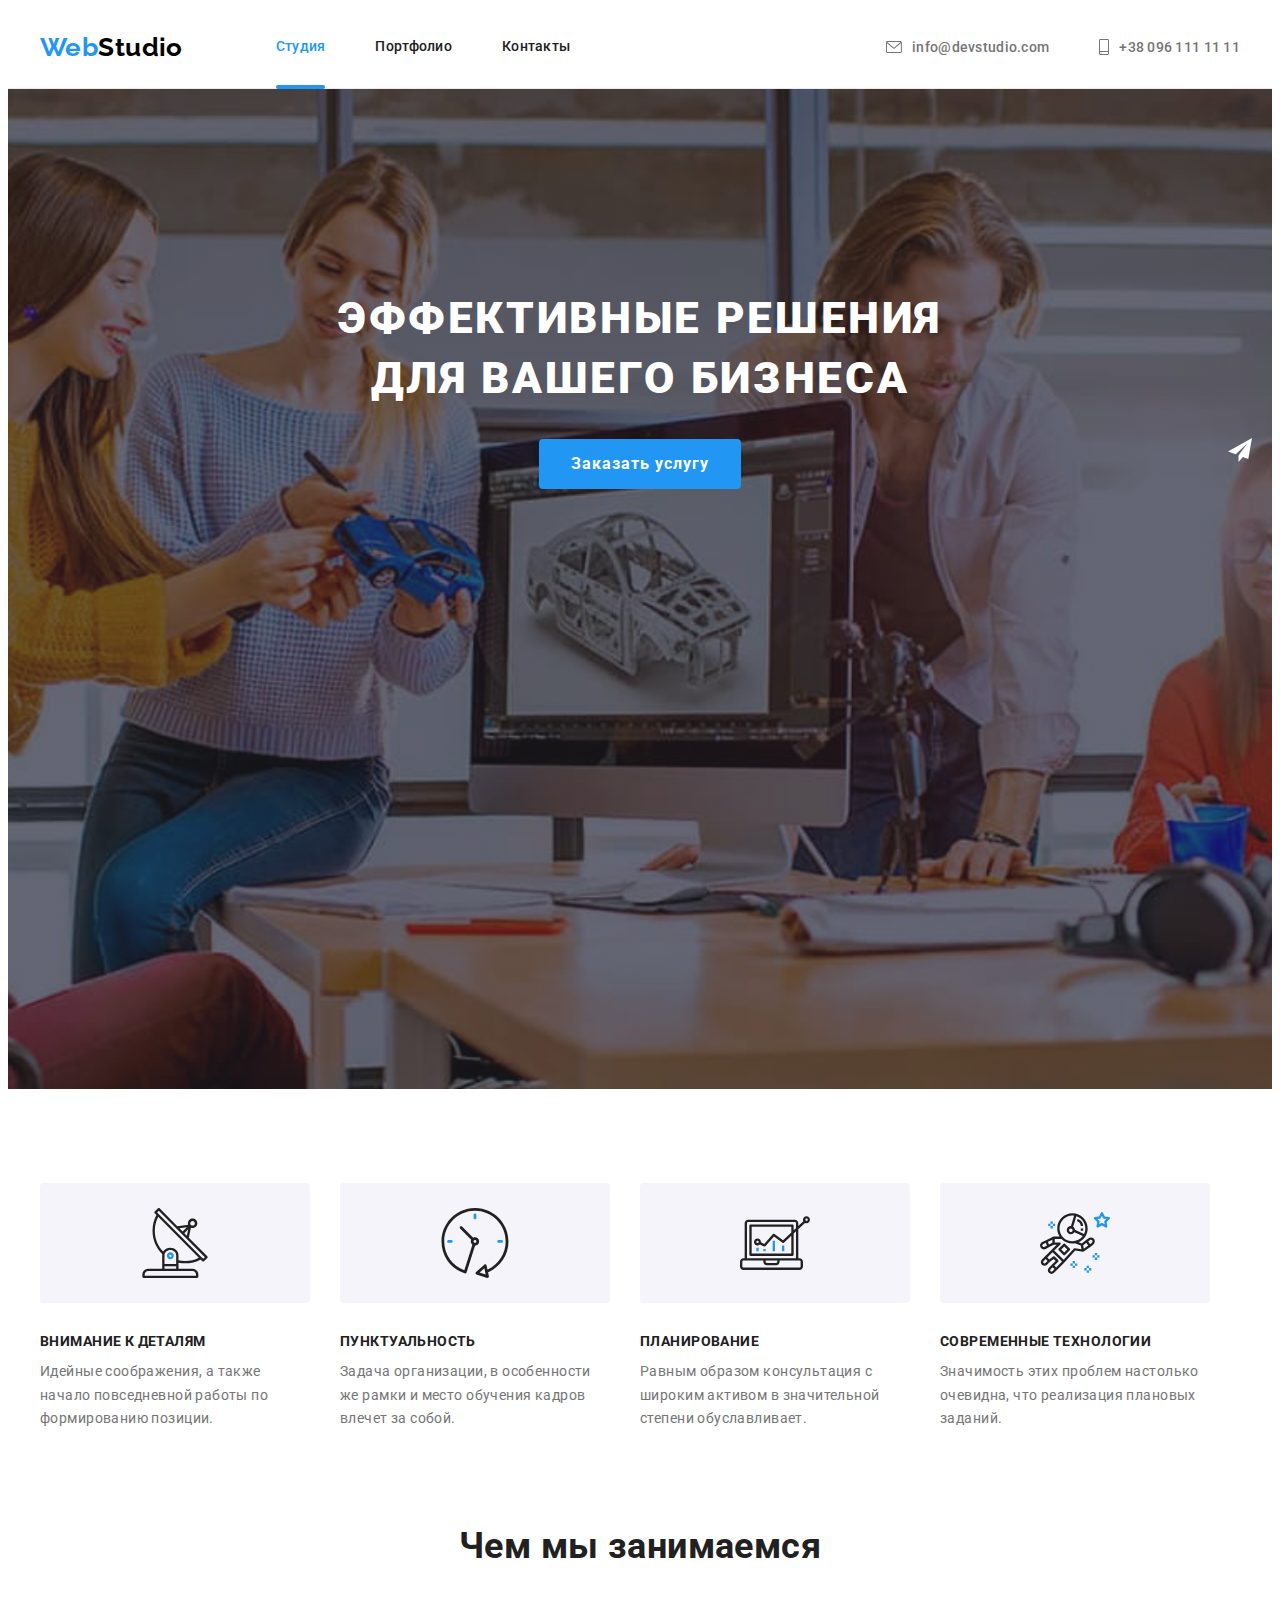
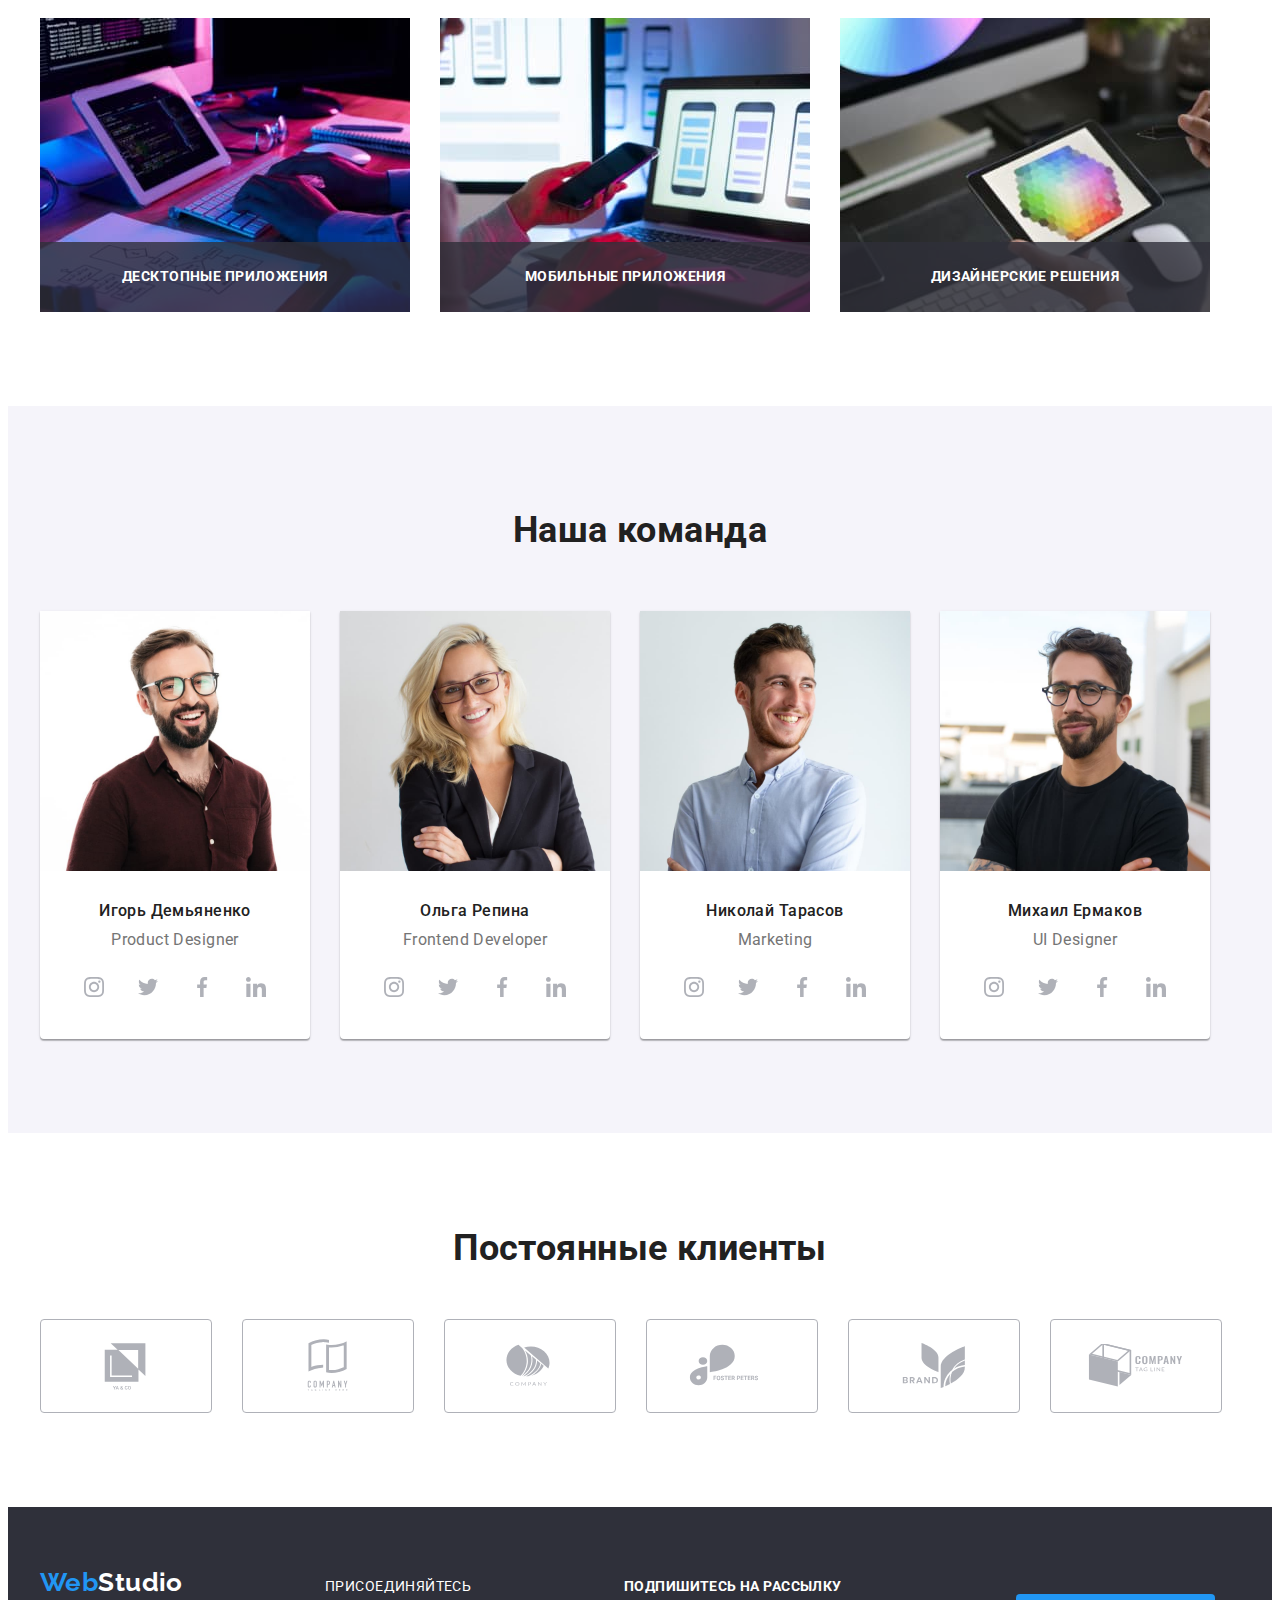
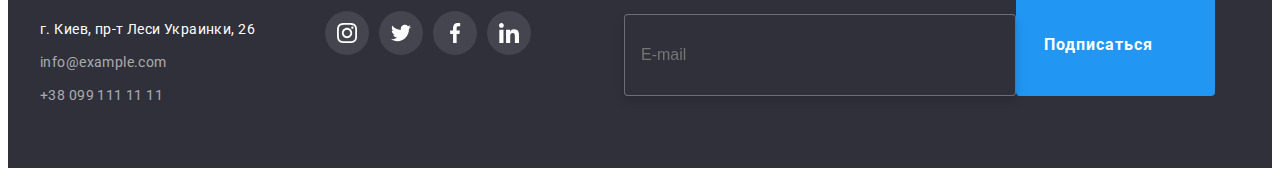
<file: index.html>
<!DOCTYPE html>
<html lang="ru">
  <head>
    <meta charset="UTF-8" />
    <meta http-equiv="X-UA-Compatible" content="IE=edge" />
    <meta name="viewport" content="width=device-width, initial-scale=1.0" />
    <link rel="preconnect" href="https://fonts.googleapis.com" />
    <link rel="preconnect" href="https://fonts.gstatic.com" crossorigin />
    <link
      href="https://fonts.googleapis.com/css2?family=Raleway:wght@700&family=Roboto:wght@400;500;700;900&display=swap"
      rel="stylesheet"
    />
    <title lang="en">Web Studio</title>
    <link
      rel="stylesheet"
      href="https://cdnjs.cloudflare.com/ajax/libs/modern-normalize/1.1.0/modern-normalize.min.css"
      integrity="sha512-wpPYUAdjBVSE4KJnH1VR1HeZfpl1ub8YT/NKx4PuQ5NmX2tKuGu6U/JRp5y+Y8XG2tV+wKQpNHVUX03MfMFn9Q=="
      crossorigin="anonymous"
      referrerpolicy="no-referrer"
    />
    <link rel="stylesheet" href="./css/styles.css" />
  </head>
  <body>
    <header class="header">
      <div class="container main-header">
        <!--.......................................ЛОГОТИП............................................................ -->
        <a lang="en" href="" class="header-logo logo link"><span class="span">Web</span>Studio</a>
        <!-- ..................................НАВІГАЦІЯ..........................................................  -->
        <nav class="header-nav">
          <ul class="header-list list">
            <li class="header-item">
              <a href="./index.html" class="header-link curent link">Студия</a>
            </li>
            <li class="header-item">
              <a href="./portfolio.html" class="header-link link">Портфолио</a>
            </li>
            <li class="header-item"><a href="" class="header-link link">Контакты</a></li>
          </ul>
        </nav>
        <!-- .............................................ПОШТА Та ТЕЛЕФОН............................................ -->
        <ul class="header-contact-list list">
          <li class="header-contact">
            <a href="mailto:info@devstudio.com" class="header-address link"
              ><svg class="header-contact-icon" width="16" height="12">
                <use href="./images/symbol-defs.svg#icon-envelope"></use></svg
              >info@devstudio.com</a
            >
          </li>
          <li class="header-contact">
            <a href="tel:+380961111111" class="header-address link"
              ><svg class="header-contact-icon" width="10" height="16">
                <use href="./images/symbol-defs.svg#icon-smartphone"></use></svg
              >+38 096 111 11 11</a
            >
          </li>
        </ul>
      </div>
    </header>
    <main class="main">
      <!--........................................HERO......................................................-->
      <section class="hero">
        <div class="container">
          <h1 class="main-hero">Эффективные решения для вашего бизнеса</h1>
          <button type="button" class="main-button" data-modal-open>Заказать услугу</button>
        </div>
        <div class="backdrop is-hidden" data-modal>
          <div class="modal">
            <button type="button" class="hero-close-button" data-modal-close>
              <svg
                width="30"
                height="30"
                viewBox="0 0 30 30"
                fill="none"
                xmlns="http://www.w3.org/2000/svg"
              >
                <circle cx="15" cy="15" r="15" fill="white" />
                <circle cx="15" cy="15" r="14.5" stroke="black" stroke-opacity="0.1" />
                <path
                  d="M21 10.1079L19.8921 9L15.5 13.3921L11.1079 9L10 10.1079L14.3921 14.5L10 18.8921L11.1079 20L15.5 15.6079L19.8921 20L21 18.8921L16.6079 14.5L21 10.1079Z"
                  fill="black"
                />
              </svg>
            </button>
            <p class="modal-title">Оставьте свои данные, мы вам перезвоним</p>
            <form class="hero-form">
              <div class="modal-field">
                <label class="modal-label">
                  Имя
                  <span class="input-wrap">
                    <input type="text" name="user-name " class="modal-input" placeholder=" " />
                    <svg class="modal-icon" width="18" height="18">
                      <use href="./images/symbol-defs.svg#icon-person"></use>
                    </svg>
                  </span>
                </label>
              </div>
              <div class="modal-field">
                <label class="modal-label">
                  Телефон
                  <span class="input-wrap">
                    <input type="tel" name="user-tel" class="modal-input" placeholder=" " />
                    <svg class="modal-icon" width="18" height="18">
                      <use href="./images/symbol-defs.svg#icon-phone"></use>
                    </svg>
                  </span>
                </label>
              </div>
              <div class="modal-field">
                <label class="modal-label">
                  Почта
                  <span class="input-wrap">
                    <input type="email" name="user-email" class="modal-input" placeholder=" " />
                    <svg class="modal-icon" width="18" height="18">
                      <use href="./images/symbol-defs.svg#icon-email"></use>
                    </svg>
                  </span>
                </label>
              </div>
              <div class="modal-field">
                <label class="modal-label">
                  Коментарии
                  <textarea
                    name="modal-text"
                    class="modal-text"
                    placeholder="Введите текст"
                  ></textarea>
                </label>
              </div>
              <div class="modal-checkbox">
                <input
                  type="checkbox"
                  name="privacy"
                  value="true"
                  class="modal-check visually-hidden"
                  id="privacy"
                />
                <div class="check-text">
                  <label for="privacy" class="check-text">
                    <span>
                      <svg class="check-icon" width="16" height="15">
                        <use href="./images/symbol-defs.svg#icon-check"></use></svg
                    ></span>
                    Соглашаюсь с рассылко й и принимаю
                    <a href="" class="privacy-treaty">Условия договора</a></label
                  >
                </div>
              </div>
              <button class="hero-send" type="submit">Отправить</button>
            </form>
          </div>
        </div>
      </section>
      <!-- ........................................ЯКОСТІ................................................ -->
      <section class="quality">
        <div class="container">
          <h2 class="visually-hidden">Качества компании</h2>
          <ul class="quality-list list">
            <li class="quality-item">
              <div class="quality-icon">
                <svg class="quality-contact-icon" width="70" height="70">
                  <use href="./images/symbol-defs.svg#icon-antenna"></use>
                </svg>
              </div>
              <h3 class="quality-title">Внимание к деталям</h3>
              <p class="quality-subtitle">
                Идейные соображения, а также начало повседневной работы по формированию позиции.
              </p>
            </li>
            <li class="quality-item">
              <div class="quality-icon">
                <svg class="quality-contact-icon" width="70" height="70">
                  <use href="./images/symbol-defs.svg#icon-clock"></use>
                </svg>
              </div>
              <h3 class="quality-title">Пунктуальность</h3>
              <p class="quality-subtitle">
                Задача организации, в особенности же рамки и место обучения кадров влечет за собой.
              </p>
            </li>
            <li class="quality-item">
              <div class="quality-icon">
                <svg class="quality-contact-icon" width="70" height="70">
                  <use href="./images/symbol-defs.svg#icon-diagram"></use>
                </svg>
              </div>
              <h3 class="quality-title">Планирование</h3>
              <p class="quality-subtitle">
                Равным образом консультация с широким активом в значительной степени обуславливает.
              </p>
            </li>
            <li class="quality-item">
              <div class="quality-icon">
                <svg class="quality-contact-icon" width="70" height="70">
                  <use href="./images/symbol-defs.svg#icon-astronaut"></use>
                </svg>
              </div>
              <h3 class="quality-title">Современные технологии</h3>
              <p class="quality-subtitle">
                Значимость этих проблем настолько очевидна, что реализация плановых заданий.
              </p>
            </li>
          </ul>
        </div>
      </section>
      <!-- .............................КАРТИНКИ РОБОТИ............................................ -->
      <section class="job">
        <div class="container">
          <h2 class="job-title">Чем мы занимаемся</h2>
          <ul class="job-list list">
            <li class="job-item">
              <img src="./images/img-1.jpg" alt="програмист пишет код на ноутбуке" width="370" />
              <p class="job-text">Десктопные приложения</p>
            </li>
            <li class="job-item">
              <img
                src="./images/img-2.jpg"
                alt="дизайнер подбирает стиль програмы для телефона на ноутбуке"
                width="370"
              />
              <p class="job-text">Мобильные приложения</p>
            </li>
            <li class="job-item">
              <img
                src="./images/img-3.jpg"
                alt="дизайнер ищет нужный цвет на планшете"
                width="370"
              />
              <p class="job-text">Дизайнерские решения</p>
            </li>
          </ul>
        </div>
      </section>
      <!--.....................................КОМАНДА.............................................-->
      <section class="team">
        <div class="container">
          <h2 class="team-title">Наша команда</h2>
          <ul class="team-list list">
            <li class="team-item">
              <img src="./images/photo-1.jpg" alt="Игорь Демьяненко" width="270" />
              <div class="container-team">
                <h3 class="team-heading">Игорь Демьяненко</h3>
                <p lang="en" class="team-subtitle">Product Designer</p>
                <ul class="team-soc-list list">
                  <li class="team-soc-item">
                    <a href="" class="team-soc-linc link"
                      ><svg class="team-soc-icon" width="20" height="20">
                        <use href="./images/symbol-defs.svg#icon-instagram"></use></svg
                    ></a>
                  </li>
                  <li class="team-soc-item">
                    <a href="" class="team-soc-linc link"
                      ><svg class="team-soc-icon" width="20" height="20">
                        <use href="./images/symbol-defs.svg#icon-twitter"></use></svg
                    ></a>
                  </li>
                  <li class="team-soc-item">
                    <a href="" class="team-soc-linc link"
                      ><svg class="team-soc-icon" width="20" height="20">
                        <use href="./images/symbol-defs.svg#icon-facebook"></use></svg
                    ></a>
                  </li>
                  <li class="team-soc-item">
                    <a href="" class="team-soc-linc link"
                      ><svg class="team-soc-icon" width="20" height="20">
                        <use href="./images/symbol-defs.svg#icon-linkedin"></use></svg
                    ></a>
                  </li>
                </ul>
              </div>
            </li>
            <li class="team-item">
              <img src="./images/photo-2.jpg" alt="Ольга Репина" width="270" />
              <div class="container-team">
                <h3 class="team-heading">Ольга Репина</h3>
                <p lang="en" class="team-subtitle">Frontend Developer</p>
                <ul class="team-soc-list list">
                  <li class="team-soc-item">
                    <a href="" class="team-soc-linc link"
                      ><svg class="team-soc-icon" width="20" height="20">
                        <use href="./images/symbol-defs.svg#icon-instagram"></use></svg
                    ></a>
                  </li>
                  <li class="team-soc-item">
                    <a href="" class="team-soc-linc link"
                      ><svg class="team-soc-icon" width="20" height="20">
                        <use href="./images/symbol-defs.svg#icon-twitter"></use></svg
                    ></a>
                  </li>
                  <li class="team-soc-item">
                    <a href="" class="team-soc-linc link"
                      ><svg class="team-soc-icon" width="20" height="20">
                        <use href="./images/symbol-defs.svg#icon-facebook"></use></svg
                    ></a>
                  </li>
                  <li class="team-soc-item">
                    <a href="" class="team-soc-linc link"
                      ><svg class="team-soc-icon" width="20" height="20">
                        <use href="./images/symbol-defs.svg#icon-linkedin"></use></svg
                    ></a>
                  </li>
                </ul>
              </div>
            </li>
            <li class="team-item">
              <img src="./images/photo-3.jpg" alt="Николай Тарасов" width="270" />
              <div class="container-team">
                <h3 class="team-heading">Николай Тарасов</h3>
                <p lang="en" class="team-subtitle">Marketing</p>
                <ul class="team-soc-list list">
                  <li class="team-soc-item">
                    <a href="" class="team-soc-linc link"
                      ><svg class="team-soc-icon" width="20" height="20">
                        <use href="./images/symbol-defs.svg#icon-instagram"></use></svg
                    ></a>
                  </li>
                  <li class="team-soc-item">
                    <a href="" class="team-soc-linc link"
                      ><svg class="team-soc-icon" width="20" height="20">
                        <use href="./images/symbol-defs.svg#icon-twitter"></use></svg
                    ></a>
                  </li>
                  <li class="team-soc-item">
                    <a href="" class="team-soc-linc link"
                      ><svg class="team-soc-icon" width="20" height="20">
                        <use href="./images/symbol-defs.svg#icon-facebook"></use></svg
                    ></a>
                  </li>
                  <li class="team-soc-item">
                    <a href="" class="team-soc-linc link"
                      ><svg class="team-soc-icon" width="20" height="20">
                        <use href="./images/symbol-defs.svg#icon-linkedin"></use></svg
                    ></a>
                  </li>
                </ul>
              </div>
            </li>
            <li class="team-item">
              <img src="./images/photo-4.jpg" alt="Михаил Ермаков" width="270" />
              <div class="container-team">
                <h3 class="team-heading">Михаил Ермаков</h3>
                <p lang="en" class="team-subtitle">UI Designer</p>
                <ul class="team-soc-list list">
                  <li class="team-soc-item">
                    <a href="" class="team-soc-linc link"
                      ><svg class="team-soc-icon" width="20" height="20">
                        <use href="./images/symbol-defs.svg#icon-instagram"></use></svg
                    ></a>
                  </li>
                  <li class="team-soc-item">
                    <a href="" class="team-soc-linc link"
                      ><svg class="team-soc-icon" width="20" height="20">
                        <use href="./images/symbol-defs.svg#icon-twitter"></use></svg
                    ></a>
                  </li>
                  <li class="team-soc-item">
                    <a href="" class="team-soc-linc link"
                      ><svg class="team-soc-icon" width="20" height="20">
                        <use href="./images/symbol-defs.svg#icon-facebook"></use></svg
                    ></a>
                  </li>
                  <li class="team-soc-item">
                    <a href="" class="team-soc-linc link"
                      ><svg class="team-soc-icon" width="20" height="20">
                        <use href="./images/symbol-defs.svg#icon-linkedin"></use></svg
                    ></a>
                  </li>
                </ul>
              </div>
            </li>
          </ul>
        </div>
      </section>
      <!-- .........................REGULAR CUSTOMERS................................ -->
      <section class="customers">
        <div class="container">
          <!-- <div class="client"> -->
          <h2 class="client-title">Постоянные клиенты</h2>
          <ul class="client-list list">
            <li class="client-item">
              <a href="" class="client-link link"
                ><svg class="client-icon" width="106" height="60">
                  <use href="./images/symbol-defs.svg#icon-yaco"></use></svg
              ></a>
            </li>
            <li class="client-item">
              <a href="" class="client-link link"
                ><svg class="client-icon" width="106" height="60">
                  <use href="./images/symbol-defs.svg#icon-company_th"></use></svg
              ></a>
            </li>
            <li class="client-item">
              <a href="" class="client-link link"
                ><svg class="client-icon" width="106" height="60">
                  <use href="./images/symbol-defs.svg#icon-company"></use></svg
              ></a>
            </li>
            <li class="client-item">
              <a href="" class="client-link link"
                ><svg class="client-icon" width="106" height="60">
                  <use href="./images/symbol-defs.svg#icon-foster_peters"></use></svg
              ></a>
            </li>
            <li class="client-item">
              <a href="" class="client-link link"
                ><svg class="client-icon" width="106" height="60">
                  <use href="./images/symbol-defs.svg#icon-brand"></use></svg
              ></a>
            </li>
            <li class="client-item">
              <a href="" class="client-link link"
                ><svg class="client-icon" width="106" height="60">
                  <use href="./images/symbol-defs.svg#icon-company_tl"></use></svg
              ></a>
            </li>
          </ul>
          <!-- </div> -->
        </div>
      </section>
    </main>
    <footer class="footer">
      <div class="container">
        <div class="footer-contact">
          <!--....................................ЛОГОТИП ФУТЕРА............................................-->
          <a lang="en" href="" class="footer-logo logo link"><span class="span">Web</span>Studio</a>
          <!-- .............................................КОНТАКТИ.......................................  -->
          <address class="footer-address">
            <ul class="footer-list list">
              <li class="footer-item">
                <a
                  href="https://goo.gl/maps/SqQWR5TgpohsML3E9"
                  target="_blank"
                  rel="noopener nofollow noreferrer"
                  class="footer-gps link hover"
                  >г. Киев, пр-т Леси Украинки, 26</a
                >
              </li>
              <!-- ...............................................ТЕЛЕФОН ТА ПОШТА........................................................... -->
              <li class="footer-item">
                <a href="mailto:info@example.com" class="footer-tel link hover">info@example.com</a>
              </li>
              <li class="footer-item">
                <a href="tel:+380991111111" class="footer-tel link hover">+38 099 111 11 11</a>
              </li>
            </ul>
          </address>
        </div>
        <!-- ......................SOCIAL NETWORK............................... -->
        <div class="footer-soc">
          <p class="footer-title">присоединяйтесь</p>
          <ul class="footer-soc-list list">
            <li class="footer-soc-item">
              <a href="" class="footer-soc-linc link"
                ><svg class="footer-soc-icon" width="20" height="20">
                  <use href="./images/symbol-defs.svg#icon-instagram"></use></svg
              ></a>
            </li>
            <li class="footer-soc-item">
              <a href="" class="footer-soc-linc link"
                ><svg class="footer-soc-icon" width="20" height="20">
                  <use href="./images/symbol-defs.svg#icon-twitter"></use></svg
              ></a>
            </li>
            <li class="footer-soc-item">
              <a href="" class="footer-soc-linc link"
                ><svg class="footer-soc-icon" width="20" height="20">
                  <use href="./images/symbol-defs.svg#icon-facebook"></use></svg
              ></a>
            </li>
            <li class="footer-soc-item">
              <a href="" class="footer-soc-linc link"
                ><svg class="footer-soc-icon" width="20" height="20">
                  <use href="./images/symbol-defs.svg#icon-linkedin"></use></svg
              ></a>
            </li>
          </ul>
        </div>
        <div class="subscribe">
          <p class="subscribe-text">Подпишитесь на рассылку</p>
          <form class="form-subscribe">
            <input
              type="email"
              name="subscribe-email"
              class="subscribe-input"
              placeholder="E-mail"
            />
            <button class="subscribe-button" type="submit">Подписаться</button>
            <svg class="subscribe-icon" width="24" height="24">
              <use href="./images/symbol-defs.svg#icon-send"></use>
            </svg>
          </form>
        </div>
      </div>
    </footer>
    <script src="./js/modal.js"></script>
  </body>
</html>
</file>
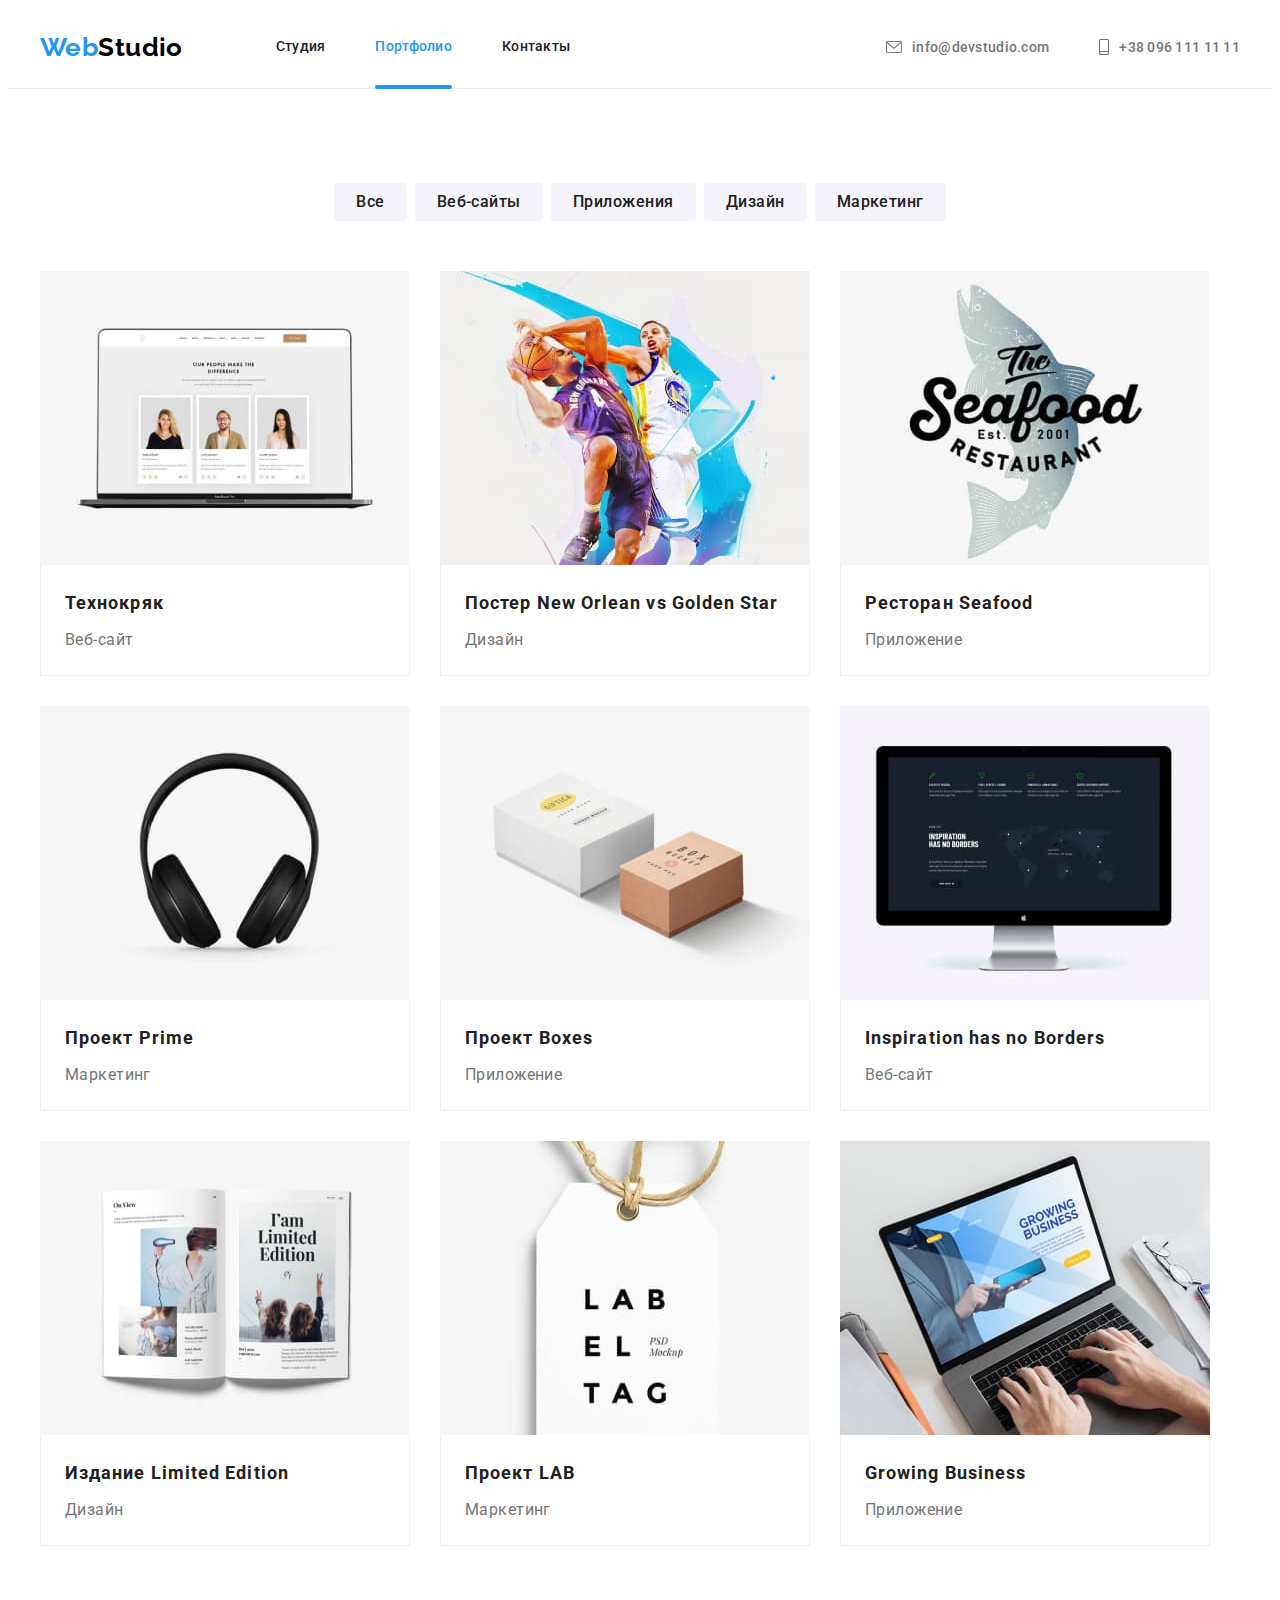
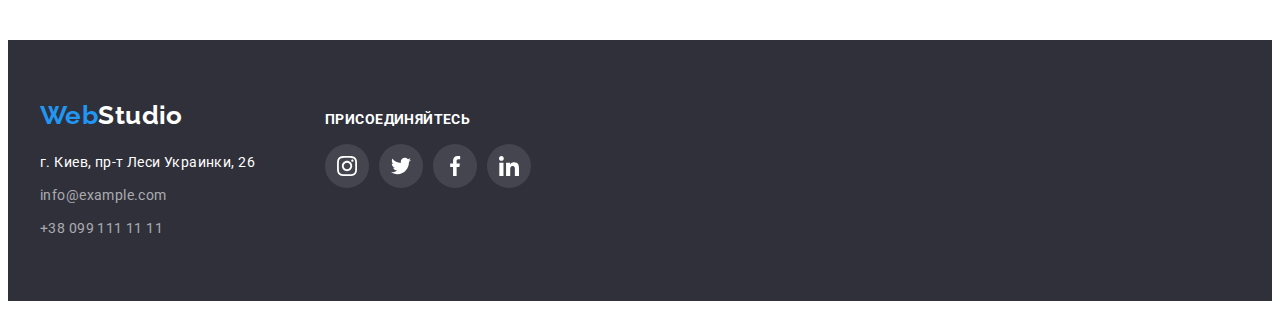
<file: portfolio.html>
<!DOCTYPE html>
<html lang="ru">
  <head>
    <meta charset="UTF-8" />
    <meta http-equiv="X-UA-Compatible" content="IE=edge" />
    <meta name="viewport" content="width=device-width, initial-scale=1.0" />
    <link rel="preconnect" href="https://fonts.googleapis.com" />
    <link rel="preconnect" href="https://fonts.gstatic.com" crossorigin />
    <link
      href="https://fonts.googleapis.com/css2?family=Raleway:wght@700&family=Roboto:wght@400;500;700;900&display=swap"
      rel="stylesheet"
    />
    <title lang="en">Web Studio</title>
    <link
      rel="stylesheet"
      href="https://cdnjs.cloudflare.com/ajax/libs/modern-normalize/1.1.0/modern-normalize.min.css"
      integrity="sha512-wpPYUAdjBVSE4KJnH1VR1HeZfpl1ub8YT/NKx4PuQ5NmX2tKuGu6U/JRp5y+Y8XG2tV+wKQpNHVUX03MfMFn9Q=="
      crossorigin="anonymous"
      referrerpolicy="no-referrer"
    />
    <link rel="stylesheet" href="./css/styles.css" />
  </head>
  <body>
    <header class="header">
      <div class="container main-header">
        <!--.......................................ЛОГОТИП............................................................ -->
        <a lang="en" href="" class="header-logo logo link"><span class="span">Web</span>Studio</a>
        <!-- ..................................НАВІГАЦІЯ..........................................................  -->
        <nav class="header-nav">
          <ul class="header-list list">
            <li class="header-item">
              <a href="./index.html" class="header-link link">Студия</a>
            </li>
            <li class="header-item">
              <a href="./portfolio.html" class="header-link curent link">Портфолио</a>
            </li>
            <li class="header-item"><a href="" class="header-link link">Контакты</a></li>
          </ul>
        </nav>
        <!-- .............................................ПОШТА Та ТЕЛЕФОН............................................ -->
        <ul class="header-contact-list list">
          <li class="header-contact">
            <a href="mailto:info@devstudio.com" class="header-address link"
              ><svg class="header-contact-icon" width="16" height="12">
                <use href="./images/symbol-defs.svg#icon-envelope"></use></svg
              >info@devstudio.com</a
            >
          </li>
          <li class="header-contact">
            <a href="tel:+380961111111" class="header-address link"
              ><svg class="header-contact-icon" width="10" height="16">
                <use href="./images/symbol-defs.svg#icon-smartphone"></use></svg
              >+38 096 111 11 11</a
            >
          </li>
        </ul>
      </div>
    </header>
    <main class="portfolio">
      <section class="portfolio-section">
        <div class="container">
          <h1 class="visually-hidden">Портфолио</h1>
          <ul class="portfolio-list list">
            <!-- ............................................ФІЛЬТР................................................ -->
            <li class="portfolio-filter">
              <button type="button" class="portfolio-btn">Все</button>
            </li>
            <li class="portfolio-filter">
              <button type="button" class="portfolio-btn">Веб-сайты</button>
            </li>
            <li class="portfolio-filter">
              <button type="button" class="portfolio-btn">Приложения</button>
            </li>
            <li class="portfolio-filter">
              <button type="button" class="portfolio-btn">Дизайн</button>
            </li>
            <li class="portfolio-filter">
              <button type="button" class="portfolio-btn">Маркетинг</button>
            </li>
          </ul>
          <ul class="portfolio-items list">
            <li class="portfolio-item">
              <a href="" class="portfolio-link link">
                <div class="portfolio-wrap">
                  <img
                    src="./images/portfolio(1).jpg"
                    alt="макбук с картинками портфолио"
                    width="370"
                    class="portfolio-picture"
                  />
                  <p class="portfolio-text">
                    Ресурс предлагает комплексные предложения с разным уровнем функционала и
                    сервисов. Все это позволит посетителю получить исчерпывающие сведения о компании
                    или частном лице.
                  </p>
                </div>
                <div class="container-portfolio">
                  <h2 class="portfolio-title">Технокряк</h2>
                  <p class="portfolio-subtitle">Веб-сайт</p>
                </div></a
              >
            </li>
            <li class="portfolio-item">
              <a href="" class="portfolio-link link">
                <div class="portfolio-wrap">
                  <img
                    src="./images/portfolio(2).jpg"
                    alt="два баскетболиста играют баскетбол"
                    width="370"
                    class="portfolio-picture"
                  />
                  <p class="portfolio-text">
                    Ресурс предлагает комплексные предложения с разным уровнем функционала и
                    сервисов. Все это позволит посетителю получить исчерпывающие сведения о компании
                    или частном лице.
                  </p>
                </div>
                <div class="container-portfolio">
                  <h2 class="portfolio-title">Постер New Orlean vs Golden Star</h2>
                  <p class="portfolio-subtitle">Дизайн</p>
                </div></a
              >
            </li>
            <li class="portfolio-item">
              <a href="" class="portfolio-link link">
                <div class="portfolio-wrap">
                  <img
                    src="./images/portfolio(3).jpg"
                    alt="емблема ресторана"
                    width="370"
                    class="portfolio-picture"
                  />
                  <p class="portfolio-text">
                    Ресурс предлагает комплексные предложения с разным уровнем функционала и
                    сервисов. Все это позволит посетителю получить исчерпывающие сведения о компании
                    или частном лице.
                  </p>
                </div>
                <div class="container-portfolio">
                  <h2 class="portfolio-title">Ресторан Seafood</h2>
                  <p class="portfolio-subtitle">Приложение</p>
                </div></a
              >
            </li>
            <li class="portfolio-item">
              <a href="" class="portfolio-link link">
                <div class="portfolio-wrap">
                  <img
                    src="./images/portfolio(4).jpg"
                    alt="беспроводные наушники"
                    width="370"
                    class="portfolio-picture"
                  />
                  <p class="portfolio-text">
                    Ресурс предлагает комплексные предложения с разным уровнем функционала и
                    сервисов. Все это позволит посетителю получить исчерпывающие сведения о компании
                    или частном лице.
                  </p>
                </div>
                <div class="container-portfolio">
                  <h2 class="portfolio-title">Проект Prime</h2>
                  <p class="portfolio-subtitle">Маркетинг</p>
                </div></a
              >
            </li>
            <li class="portfolio-item">
              <a href="" class="portfolio-link link">
                <div class="portfolio-wrap">
                  <img
                    src="./images/portfolio(5).jpg"
                    alt="коробки с логотипами"
                    width="370"
                    class="portfolio-picture"
                  />
                  <p class="portfolio-text">
                    Ресурс предлагает комплексные предложения с разным уровнем функционала и
                    сервисов. Все это позволит посетителю получить исчерпывающие сведения о компании
                    или частном лице.
                  </p>
                </div>
                <div class="container-portfolio">
                  <h2 class="portfolio-title">Проект Boxes</h2>
                  <p class="portfolio-subtitle">Приложение</p>
                </div></a
              >
            </li>
            <li class="portfolio-item">
              <a href="" class="portfolio-link link">
                <div class="portfolio-wrap">
                  <img
                    src="./images/portfolio(6).jpg"
                    alt="монитор с изображением карты мира"
                    width="370"
                    class="portfolio-picture"
                  />
                  <p class="portfolio-text">
                    Ресурс предлагает комплексные предложения с разным уровнем функционала и
                    сервисов. Все это позволит посетителю получить исчерпывающие сведения о компании
                    или частном лице.
                  </p>
                </div>
                <div class="container-portfolio">
                  <h2 class="portfolio-title">Inspiration has no Borders</h2>
                  <p class="portfolio-subtitle">Веб-сайт</p>
                </div></a
              >
            </li>
            <li class="portfolio-item">
              <a href="" class="portfolio-link link">
                <div class="portfolio-wrap">
                  <img
                    src="./images/portfolio(7).jpg"
                    alt="журнал Limited Edition"
                    width="370"
                    class="portfolio-picture"
                  />
                  <p class="portfolio-text">
                    Ресурс предлагает комплексные предложения с разным уровнем функционала и
                    сервисов. Все это позволит посетителю получить исчерпывающие сведения о компании
                    или частном лице.
                  </p>
                </div>
                <div class="container-portfolio">
                  <h2 class="portfolio-title">Издание Limited Edition</h2>
                  <p class="portfolio-subtitle">Дизайн</p>
                </div></a
              >
            </li>
            <li class="portfolio-item">
              <a href="" class="portfolio-link link">
                <div class="portfolio-wrap">
                  <img
                    src="./images/portfolio(8).jpg"
                    alt="бирка с логотипом"
                    width="370"
                    class="portfolio-picture"
                  />
                  <p class="portfolio-text">
                    Ресурс предлагает комплексные предложения с разным уровнем функционала и
                    сервисов. Все это позволит посетителю получить исчерпывающие сведения о компании
                    или частном лице.
                  </p>
                </div>
                <div class="container-portfolio">
                  <h2 class="portfolio-title">Проект LAB</h2>
                  <p class="portfolio-subtitle">Маркетинг</p>
                </div></a
              >
            </li>
            <li class="portfolio-item">
              <a href="" class="portfolio-link link">
                <div class="portfolio-wrap">
                  <img
                    src="./images/portfolio(9).jpg"
                    alt="ноутбус с изображением текста Growing Business"
                    width="370"
                    class="portfolio-picture"
                  />
                  <p class="portfolio-text">
                    Ресурс предлагает комплексные предложения с разным уровнем функционала и
                    сервисов. Все это позволит посетителю получить исчерпывающие сведения о компании
                    или частном лице.
                  </p>
                </div>
                <div class="container-portfolio">
                  <h2 class="portfolio-title">Growing Business</h2>
                  <p class="portfolio-subtitle">Приложение</p>
                </div></a
              >
            </li>
          </ul>
        </div>
      </section>
    </main>
    <footer class="footer">
      <div class="container">
        <div class="footer-contact">
          <!--....................................ЛОГОТИП ФУТЕРА............................................-->
          <a lang="en" href="" class="footer-logo logo link"><span class="span">Web</span>Studio</a>
          <!-- .............................................КОНТАКТИ.......................................  -->
          <address class="footer-address">
            <ul class="footer-list list">
              <li class="footer-item">
                <a
                  href="https://goo.gl/maps/SqQWR5TgpohsML3E9"
                  target="_blank"
                  rel="noopener nofollow noreferrer"
                  class="footer-gps link hover"
                  >г. Киев, пр-т Леси Украинки, 26</a
                >
              </li>
              <!-- ...............................................ТЕЛЕФОН ТА ПОШТА........................................................... -->
              <li class="footer-item">
                <a href="mailto:info@example.com" class="footer-tel link hover">info@example.com</a>
              </li>
              <li class="footer-item">
                <a href="tel:+380991111111" class="footer-tel link hover">+38 099 111 11 11</a>
              </li>
            </ul>
          </address>
        </div>
        <!-- ......................SOCIAL NETWORK............................... -->
        <div class="footer-soc">
          <h2 class="footer-title">присоединяйтесь</h2>
          <ul class="footer-soc-list list">
            <li class="footer-soc-item">
              <a href="" class="footer-soc-linc link"
                ><svg class="footer-soc-icon" width="20" height="20">
                  <use href="./images/symbol-defs.svg#icon-instagram"></use></svg
              ></a>
            </li>
            <li class="footer-soc-item">
              <a href="" class="footer-soc-linc link"
                ><svg class="footer-soc-icon" width="20" height="20">
                  <use href="./images/symbol-defs.svg#icon-twitter"></use></svg
              ></a>
            </li>
            <li class="footer-soc-item">
              <a href="" class="footer-soc-linc link"
                ><svg class="footer-soc-icon" width="20" height="20">
                  <use href="./images/symbol-defs.svg#icon-facebook"></use></svg
              ></a>
            </li>
            <li class="footer-soc-item">
              <a href="" class="footer-soc-linc link"
                ><svg class="footer-soc-icon" width="20" height="20">
                  <use href="./images/symbol-defs.svg#icon-linkedin"></use></svg
              ></a>
            </li>
          </ul>
        </div>
      </div>
    </footer>
  </body>
</html>
</file>
<file: css/styles.css>
:root{
    --main-text-color:#212121;
    --accent-color:#2196F3;
    --title-color:#212121;
    --subtitle-color: #757575;
    --secondary-text-color: #757575;
    --wite-color:#ffffff;
    --black-color:#000000;
    --footer-address-color:rgba(255, 255, 255, 0.6);
    --background-btn-color:#F5F4FA;
    --hero-color:#2F303A;
    --batton-hover-color:#188CE8;
    --typical-margin:10px;
    --thirty-margin:30px;
    --twenty-margin:20px;
    --border-color:#EEEEEE;
    --b-grey-color:#AFB1B8;

}
p,h1,h2,h3,h4,h5,h6 { 
    margin: 0;
    /* outline: 1px solid teal */
    
}
ul{
    margin: 0;
    padding-left: 0;
    /* outline: 1px solid greenyellow */
}
/* div{
    outline: 1px solid #5d00ff
} */

img{
    display: block;
}
body{
    font-family: 'Roboto', sans-serif;
    background-color: var(--wite-color);
    letter-spacing: 0.03em;
    color: var(--main-text-color);
    font-size: 14px;
}
.container{
    width: 1200px;
    margin: 0 auto;
    padding-left: 15px;
    padding-right: 15px;
    /* outline: 1px solid red; */
}

.list{
    list-style: none;
}
.link{
    text-decoration: none;
}
.visually-hidden {
  position: absolute;
  white-space: nowrap;
  width: 1px;
  height: 1px;
  overflow: hidden;
  border: 0;
  padding: 0;
  clip: rect(0 0 0 0);
  clip-path: inset(50%);
  margin: -1px;
}
.logo{
    font-family: 'Raleway', sans-serif;
    font-weight: 700;
    font-size: 26px;
    line-height: 1.19;
}    
.header-link.curent::after{
    content: "";
    position: absolute;
    width: 100%;
    height: 4px;
    background-color: var(--accent-color);
    border-radius: 2px;
    left: 0;
    bottom:-33.5px;
}
.header-link.curent{
    position: relative;
    color: var(--accent-color);

}
.header{
    padding-top: 24px;
    padding-bottom: 25px;
    border-bottom: 1px solid #ECECEC
}
.main-header{
    display: flex;
    align-items: center;
  
}
/* --------------------------------------------- Логотип --------------------------------------------------------- */
.header-logo {
     color:var(--black-color)
}
.span{
    color: var(--accent-color);
}

.header-list{
    display: flex;
    margin-left: 93px;

}
/* .......... використовуе марджини всім крім останнього ..............*/
.header-list .header-item:not(:last-child){
 margin-right: 50px;
}

.header-link:focus,
.header-link:hover {
    color: var(--accent-color);
}
.header-link {
    display: block;
    transition: color 250ms cubic-bezier(0.4, 0, 0.2, 1);

    color: var(--main-text-color);

    font-weight: 500;
    font-size: 14px;
    line-height: 1.14;
    letter-spacing: 0.02em;
    }


/*......................................пошта та телефон.............................*/

.header-address:focus,
.header-address:hover {
    color: var(--accent-color);}
  
.header-address {
    display: flex;
    align-items: center;
    transition: color 250ms cubic-bezier(0.4, 0, 0.2, 1);

    color: var(--secondary-text-color);
    font-weight: 500;
    font-size: 14px;
    line-height: 1.19;
    letter-spacing: 0.02em;
        }
        /*Використовуе марджин всім крім першого(тобто якщо в тебе е сосід з
        верху то тобі приміниться ця властивість..*/
.header-contact-list .header-contact + .header-contact{
    margin-left: 50px;
}
.header-contact-list{
    display: flex;
    margin-left: auto;
}
.header-contact-icon{
    margin-right: 10px;
    fill: currentColor;
  
}

/* ......................................HERO........................................*/
.hero{
    background-color: var(--hero-color);
    background-image: linear-gradient(rgba(47, 48, 58, 0.4),rgba(47, 48, 58, 0.4)), url(../images/hero-bg.jpg);
    background-repeat: no-repeat;
    background-position: center;
    background-size: cover;
    height: 600px;
    max-width: 1600px;
    margin: 0 auto;
    padding-top: 200px;
    padding-bottom: 200px;

}

.main-hero {

    color: var(--wite-color);
    font-weight: 900;
    font-size: 44px;
    line-height: 1.36;    
    text-align: center;
    letter-spacing: 0.06em;
    text-transform: uppercase;
    max-width: 696px;
    margin: 0 auto;
}
    

.main-button:hover,
.main-button:focus{
    background-color: var(--batton-hover-color);
    box-shadow: 0px 4px 4px rgba(0, 0, 0, 0.15);
}


.main-button {
    display: block;
    align-items: center;
    transition: background-color 250ms cubic-bezier(0.4, 0, 0.2, 1), box-shadow 250ms cubic-bezier(0.4, 0, 0.2, 1);

    background-color: var(--accent-color);
    color: var(--wite-color);
    font-family:inherit;
    font-weight: 700;
    font-size: 16px;
    line-height: 1.88;  
    text-align: center;
    letter-spacing: 0.06em;
    cursor: pointer;
    margin: 0 auto;
    margin-top: 30px;
    padding: 10px 32px;
    border-radius: 4px;
    border: none;
    
}
/* -###########-M O D A L   W I N D O W-############################################################## */
.backdrop.is-hidden {
    visibility: hidden;
    opacity: 0;
    pointer-events: none;
}
.backdrop.is-hidden .modal{
    transform: translate(-50%, -50%) scale(0.85);
}
.no-scroll{
    overflow: hidden;
}
.backdrop {
    position: fixed;
    opacity: 1;
    transition: opacity 250ms cubic-bezier(0.4, 0, 0.2, 1), visibility 250ms cubic-bezier(0.4, 0, 0.2, 1);
    
    top: 0;
    left: 0;
    width: 100%;
    height: 100%;

    background-color:rgba(0, 0, 0, 0.2);
    
}
.modal {
    display: block;
    position: absolute;
    transform: translate(-50%, -50%) scale(1);
    transition: transform 250ms cubic-bezier(0.4, 0, 0.2, 1);
    top: 50%;
    left: 50%;
    width: 528px;
    min-height: 581px;
    border-radius: 4px;
    background-color:var(--wite-color);
    padding: 40px;

}
.hero-close-button{
    display: block;
    border: none;
    background-color: transparent;
    cursor: pointer;
    padding: 0;
}
.button-close-icon{
    position: absolute;
    top: 8px;
    right: 8px;
}
.modal-close-icon{
    position: absolute;
    top: 0;
    left: 0;
    opacity: 0;
    outline: none;
    transition: opacity 250ms cubic-bezier(0.4, 0, 0.2, 1);
}
.modal-close-icon:hover,
.modal-close-icon:focus{
    opacity: 1;
}
.modal-title{
    font-weight: 700;
    font-size: 20px;
    text-align: center;
    margin-bottom: 12px;
}
.modal-field + .modal-field{
    margin-top:10px;

}
.modal-input{
    padding-left: 42px;
    width: 100%;
    height: 40px;
    border: 1px solid rgba(33, 33, 33, 0.2);
    border-radius: 4px;
    outline: none;
    transition: border-color 250ms cubic-bezier(0.4, 0, 0.2, 1);
 }
.input-wrap{
    position: relative;
    display: block;
    margin-top: 4px;
    
}
.modal-icon{
    position: absolute;
    display: block;
    left: 12px;
    top: 50%;
    transform: translateY(-50%);
    transition:fill 250ms cubic-bezier(0.4, 0, 0.2, 1);
    
 }
.modal-label{

    display: block;
    font-size: 12px;
    line-height: calc(14/12);
    letter-spacing: 0.01em;
    color: var(--secondary-text-color);
}
.modal-text{
    width: 100%;
    height: 120px;
    border: 1px solid rgba(33, 33, 33, 0.2);
    border-radius: 4px;
    resize: none;
    padding: 12px 16px;
    margin-top: 4px;
    outline: none;
    transition: border-color 250ms cubic-bezier(0.4, 0, 0.2, 1);
}
.modal-text::placeholder{
    letter-spacing: 0.01em;
    color: rgba(117, 117, 117, 0.5);
    
}
.modal-checkbox{
    display: flex;
    margin-top: 20px;
}
.check-text{
    line-height: calc(24/14);
    color: var(--secondary-text-color)
}
.check-text span{
    width: 16px;
    height: 15px;
    border: 2px solid var(--main-text-color);
    border-radius: 2px;
    margin-right: 4px;
    display: flex;
    align-items: center;
    justify-content: center;
    
}
.check-icon{
    fill:transparent;}
    
.privacy-icon{
    display: block;
    transition: background-color 250ms cubic-bezier(0.4, 0, 0.2, 1);

    
}
.check-text{
    width: 100%;
    display: flex;
    align-items: center;
    justify-content: center;

   }
.modal-check:checked + .check-text span{
    background-color: var(--accent-color);
    border: none;
}
 
/* .modal-check:checked+.check-text .check-icon {
  fill:var(--accent-color);  
} */
 
.modal-input:focus,
.modal-text:focus{
    border-color: var(--accent-color);
}
.modal-input:focus + .modal-icon {
 fill: var(--accent-color);
}
.hero-send:hover,
.hero-send:focus {
    background-color: var(--batton-hover-color)
}


.hero-send {
    display: block;
    align-items: center;
    transition: background-color 250ms cubic-bezier(0.4, 0, 0.2, 1);

    background-color: var(--accent-color);
    color: var(--wite-color);
    font-family: inherit;
    font-weight: 700;
    font-size: 16px;
    line-height: 1.88;
    text-align: center;
    letter-spacing: 0.06em;
    cursor: pointer;
    margin: 0 auto;
    margin-top: 30px;
    padding: 10px 56px;
    border-radius: 4px;
    border: none;
    box-shadow: 0px 4px 4px rgba(0, 0, 0, 0.15);
    border-radius: 4px;;
}
.privacy-treaty{
    color: var(--accent-color);
}
/* ------------------------------------------ якості----------------------------------- */
.quality-list{
    display: flex;
}
.quality-item{
    width: 270px;
}
.quality-list .quality-item +.quality-item{
    margin-left: 30px;
}

.quality{
    padding-top: 94px;
    padding-bottom: 94px;
}
.quality-title {
    display: block;

    margin-bottom: var(--typical-margin);
    text-align: left;
    font-size: 14px;
    line-height: 1.19;
    text-transform: uppercase;
}

.quality-subtitle {    
    display: block;

    color: var(--subtitle-color);
    
    line-height: 1.71;
    text-align: left;
    }
.quality-icon{
    display: flex;
    justify-content: center;
    align-items: center;

    width: 270px;
    height: 120px;

    background: var(--background-btn-color);
    border-radius: 4px;
    margin-bottom: 30px;
   
}
/* -------------------------------------------картинки роботи------------------------------------------ */
.job-list{
    display: flex;
    }
.job-list .job-item+.job-item {
    margin-left: 30px;
}
.job{
    padding-bottom: 94px;
}

.job-title {
    font-size: 36px;
    line-height: 1.17;
    text-align: center;
    margin-bottom: 50px;
}
.job-text{
    display: flex;
    position: absolute;
    align-items: center;
    justify-content: center;
   bottom: 0;
    left: 0;
    width: 100%;
    height: 70px;
    background-color: rgba(47, 48, 58, 0.8);
    font-weight: 700;
    line-height: 1.14;
    text-transform: uppercase;
    color:var(--wite-color)
}
.job-item{
    position: relative;
}



/* ----------------------------------- команда -------------------------------------------------------------- */
.team{
    background-color: var(--background-btn-color);
    padding-bottom: 94px;
    padding-top: 94px;
}
.team-title {
    font-size: 36px;
    line-height: 1.71;
    text-align: center;
    margin-bottom: 50px;
 }
.team-item{
    background: var(--wite-color);
    box-shadow: 0px 1px 3px rgba(0, 0, 0, 0.12), 0px 1px 1px rgba(0, 0, 0, 0.14), 0px 2px 1px rgba(0, 0, 0, 0.2);
    border-radius: 0px 0px 4px 4px;
}
 .team-list{
     display: flex;
 }
 .team-list .team-item+.team-item {
     margin-left: 30px;
 }
 .container-team{
     padding-top: 30px;
     padding-bottom: 30px;
 }
.team-heading {
    font-weight: 500;
    font-size: 16px;
    line-height: 1.19;
    text-align: center;
   }

.team-subtitle {
    font-size: 16px;
    line-height: 1.19;
    text-align: center;

    margin-top: var(--typical-margin);
    color: var(--subtitle-color);}
.team-soc-item{
    width: 44px;
    height: 44px;
    margin-right: 10px;
    
}
.team-soc-item:last-child{
    margin-right: 0;
}

.team-soc-linc{
    display: flex;
    align-items: center;
    justify-content: center;
    transition: background-color 250ms cubic-bezier(0.4, 0, 0.2, 1), fill 250ms cubic-bezier(0.4, 0, 0.2, 1);
   
    width: 100%;
    height: 100%;

    border-radius: 50%; 
    color: var(--b-grey-color);
}
.team-soc-list{
    display: flex;
    justify-content: center;

    margin-top: 16px;
    
}

.team-soc-linc:hover,
.team-soc-linc:focus{
    background-color: var(--accent-color);
    color: var(--wite-color);
}
.team-soc-icon{
    fill: currentColor;
}
/* .........................REGULAR CUSTOMERS................................ */

.customers{
    padding-top: 94px;
    padding-bottom: 94px;
}
.client-title{

color: var(--main-text-color);

font-size: 36px;
line-height: calc(42/36);
text-align: center;
margin-bottom: 50px;
}
.client-list{
    display: flex;
}
.client-item{
    margin-right: 30px;
}
.client-item:last-child{
    margin-right: 0;
}

.client-link{
    display: flex;
    justify-content: center;
    align-items: center;
    transition: color 250ms cubic-bezier(0.4, 0, 0.2, 1), border-color 250ms cubic-bezier(0.4, 0, 0.2, 1);
    
    width: 170px;
    height: 92px;

    border: 1px solid var(--b-grey-color);
    border-radius: 4px;
    color: var(--b-grey-color);
    }

.client-link:hover,
.client-link:focus{
    color: var(--accent-color);
    border-color: var(--accent-color);
}
.client-icon{
    fill: currentColor;
}


/* ---------------------------------------------логотип футера --------------------------------- */
.footer-logo {
    display: block;
    margin-bottom: 20px;

    color: var(--wite-color);
}
/* --------------------------------------------------- контакти------------------------------------------- */
.footer-item{
    margin-top: 9px;
}
.footer-item:first-child{
    margin-top: 0;
}
.footer {    
    background-color: var(--hero-color);
    padding-top: 60px;
    padding-bottom: 60px;
}
.footer-address{
    font-style: normal;
    
}
/* --------------------------------------- телефон та пошта ---------------------------------- */
.footer>.container{
    display: flex;
    align-items: baseline;
}


.hover{
    transition: color 250ms cubic-bezier(0.4, 0, 0.2, 1);
}
.hover:hover,
.hover:focus{
    color: var(--accent-color);
}
.footer-gps {
    color: var(--wite-color);

    font-size: 14px;
    line-height: 1.71;
    }

.footer-tel {
    color: var(--footer-address-color);
    
    font-size: 14px;
    line-height: 1.71;
    }

.footer-title{   
    display: block;
    
    color: var(--wite-color);
    font-size: 14px;
    line-height: 1.14;
    text-transform: uppercase;

}    
.footer-soc{
    display: block;

    margin-left: 70px;
}
.footer-soc-item {

    width: 44px;
    height: 44px;
    margin-right: 10px;

}

.footer-soc-item:last-child {
    margin-right: 0;
}

.footer-soc-linc {
    display: flex;
    align-items: center;
    justify-content: center;
    transition: background-color 250ms cubic-bezier(0.4, 0, 0.2, 1);
    
    width: 100%;
    height: 100%;
    border-radius: 50%;
    
    fill: var(--wite-color);
    background-color: rgba(255, 255, 255, 0.1);
}

.footer-soc-list {
    display: flex;
    justify-content: center;

    margin-top: 16px;
}

.footer-soc-linc:hover,
.footer-soc-linc:focus {
    background-color: var(--accent-color);
}

.subscribe {
    display: block;
    margin-left: 93px;
}

.subscribe-text {
    color: var(--wite-color);
    font-weight: 700;
    text-transform: uppercase;
        
}

.form-subscribe {
    display: flex;

}
.subscribe-input:focus{
    border-color: var(--accent-color);
}
.subscribe-input {
    width: 358px;
    height: 50px;
    display: block;
    border: 1px solid rgba(255, 255, 255, 0.3);
    filter: drop-shadow(0px 4px 4px rgba(0, 0, 0, 0.15));
    border-radius: 4px;
    background-color: var(--hero-color);
    outline: none;
    margin-top: 20px;
    color: var(--wite-color);
    font-size: 16px;
    padding: 15px 16px;
    transition: border-color 250ms cubic-bezier(0.4, 0, 0.2, 1);
}
/*  */
.footer-button-icon{
    position: relative;
    margin-left: 12px;
    margin-top: 20px;
}
.subscribe-button:hover,
.subscribe-button:focus {
    background-color: var(--batton-hover-color);
    box-shadow: 0px 4px 4px rgba(0, 0, 0, 0.15);
}
.subscribe-button {
    display: block;
    align-items: center;
    transition: background-color 250ms cubic-bezier(0.4, 0, 0.2, 1), box-shadow 250ms cubic-bezier(0.4, 0, 0.2, 1);

    background-color: var(--accent-color);
    color: var(--wite-color);
    font-family: inherit;
    font-weight: 700;
    font-size: 16px;
    line-height: 1.88;
    text-align: center;
    letter-spacing: 0.06em;
    cursor: pointer;
    margin: 0 auto;
    padding: 10px 62px 10px 28px;
    border-radius: 4px;
    border: none;
    
    border-radius: 4px;
    ;
}
.subscribe-icon {
    position: absolute;
    top: 50%;
    right: 28px;
    transform: translateY(-50%);
    fill: var(--wite-color);
}

/* --------------------------------------------- фільтр-------------------------------------------- */
.portfolio-section{
    padding-top: 94px;
    padding-bottom: 94px;
}

.portfolio-list{
    display: flex;
    justify-content: center;
    margin-bottom: 50px;
}
.portfolio-list .portfolio-filter + .portfolio-filter{
    margin-left: 8px;
}

.portfolio-btn {
    transition: background-color 250ms cubic-bezier(0.4, 0, 0.2, 1), color 250ms cubic-bezier(0.4, 0, 0.2, 1),box-shadow 250ms cubic-bezier(0.4, 0, 0.2, 1);

    font-family: inherit;
    font-weight: 500;
    font-size: 16px;
    line-height: 1.63;
    text-align: center;
    letter-spacing: 0.03em;
    cursor: pointer;
    background-color: var(--background-btn-color);
    color: var(--title-color);
    padding: 6px 22px;
    border-radius: 4px;
    border: none;
}
    
.portfolio-btn:hover,
.portfolio-btn:focus {
    background-color: var(--accent-color);
    color: var(--wite-color);
    box-shadow: 0px 3px 1px rgba(0, 0, 0, 0.1), 0px 1px 2px rgba(0, 0, 0, 0.08), 0px 2px 2px rgba(0, 0, 0, 0.12);
}
 
.portfolio-items{
    display: flex;
    flex-wrap: wrap;
}
.portfolio-link{
    display: block;
    transition: box-shadow 250ms cubic-bezier(0.4, 0, 0.2, 1);
}
.portfolio-link:hover,
.portfolio-link:focus{
    box-shadow: 0px 1px 1px rgba(0, 0, 0, 0.12), 0px 4px 4px rgba(0, 0, 0, 0.06), 1px 4px 6px rgba(0, 0, 0, 0.16);
}  
.portfolio-item{
    width: 370px;
    margin-right: 30px;
    margin-bottom: 30px;

}
.portfolio-item:nth-child(3n){
    margin-right: 0;
}
.portfolio-item:nth-last-child(-n+3){
    margin-bottom: 0;
}
.portfolio-title {
    font-size: 18px;
    line-height: 2.0;
    letter-spacing: 0.06em;
    margin-bottom: 4px;

color:var(--main-text-color);
}

.portfolio-subtitle {
    font-size: 16px;
    line-height: 1.88;

    color: var(--subtitle-color); 
    
}
.container-portfolio {
    padding: 20px 24px;
    border: 1px solid var(--border-color);
    border-top: none;
}

.portfolio-wrap{
    position: relative;
    overflow: hidden;

}
.portfolio-text{
    position: absolute;
    top: 0;
    height: 100%;
    padding: 63px 24px;
    font-size: 18px;
    line-height: 1.56;
    color: var(--wite-color);
    background-color: rgba(33, 150, 243, 0.9);
    transform: translateY(100%);
    transition: transform 250ms cubic-bezier(0.4, 0, 0.2, 1);

}
.portfolio-link:hover .portfolio-text,
.portfolio-link:focus .portfolio-text{
    transform: translateY(0);
}
</file>
